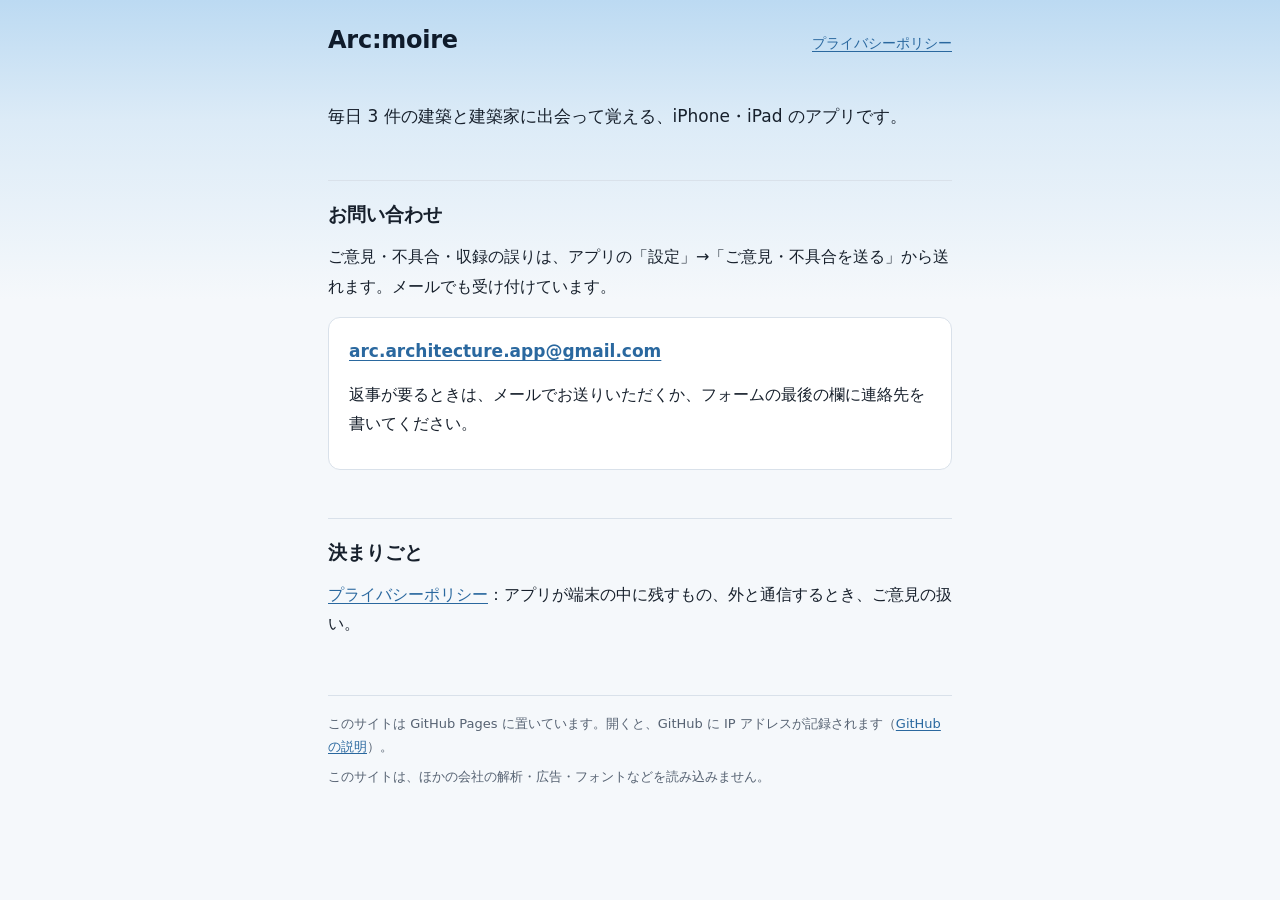
<file: index.html>
<!doctype html>
<html lang="ja">
<head>
<meta charset="utf-8">
<meta name="viewport" content="width=device-width, initial-scale=1">
<meta name="color-scheme" content="light dark">
<meta name="format-detection" content="telephone=no">
<meta name="description" content="Arc:moire は、毎日 3 件の建築と建築家に出会って覚える iPhone・iPad のアプリです。お問い合わせとプライバシーポリシー。">
<title>Arc:moire</title>
<link rel="stylesheet" href="style.css">
</head>
<body>
<div class="page">
  <header class="masthead">
    <a class="wordmark" href="./">Arc:moire</a>
    <nav aria-label="ページ"><a href="privacy.html">プライバシーポリシー</a></nav>
  </header>

  <main>
    <p class="lead">毎日 3 件の建築と建築家に出会って覚える、iPhone・iPad のアプリです。</p>

    <h2 id="contact">お問い合わせ</h2>
    <p>ご意見・不具合・収録の誤りは、アプリの「設定」→「ご意見・不具合を送る」から送れます。メールでも受け付けています。</p>
    <div class="contact">
      <p class="mail"><a href="mailto:arc.architecture.app@gmail.com">arc.architecture.app@gmail.com</a></p>
      <p>返事が要るときは、メールでお送りいただくか、フォームの最後の欄に連絡先を書いてください。</p>
    </div>

    <h2 id="policies">決まりごと</h2>
    <p><a href="privacy.html">プライバシーポリシー</a>：アプリが端末の中に残すもの、外と通信するとき、ご意見の扱い。</p>
  </main>

  <footer>
    <p>このサイトは GitHub Pages に置いています。開くと、GitHub に IP アドレスが記録されます（<a href="https://docs.github.com/en/pages/getting-started-with-github-pages/what-is-github-pages">GitHub の説明</a>）。</p>
    <p>このサイトは、ほかの会社の解析・広告・フォントなどを読み込みません。</p>
  </footer>
</div>
</body>
</html>
</file>
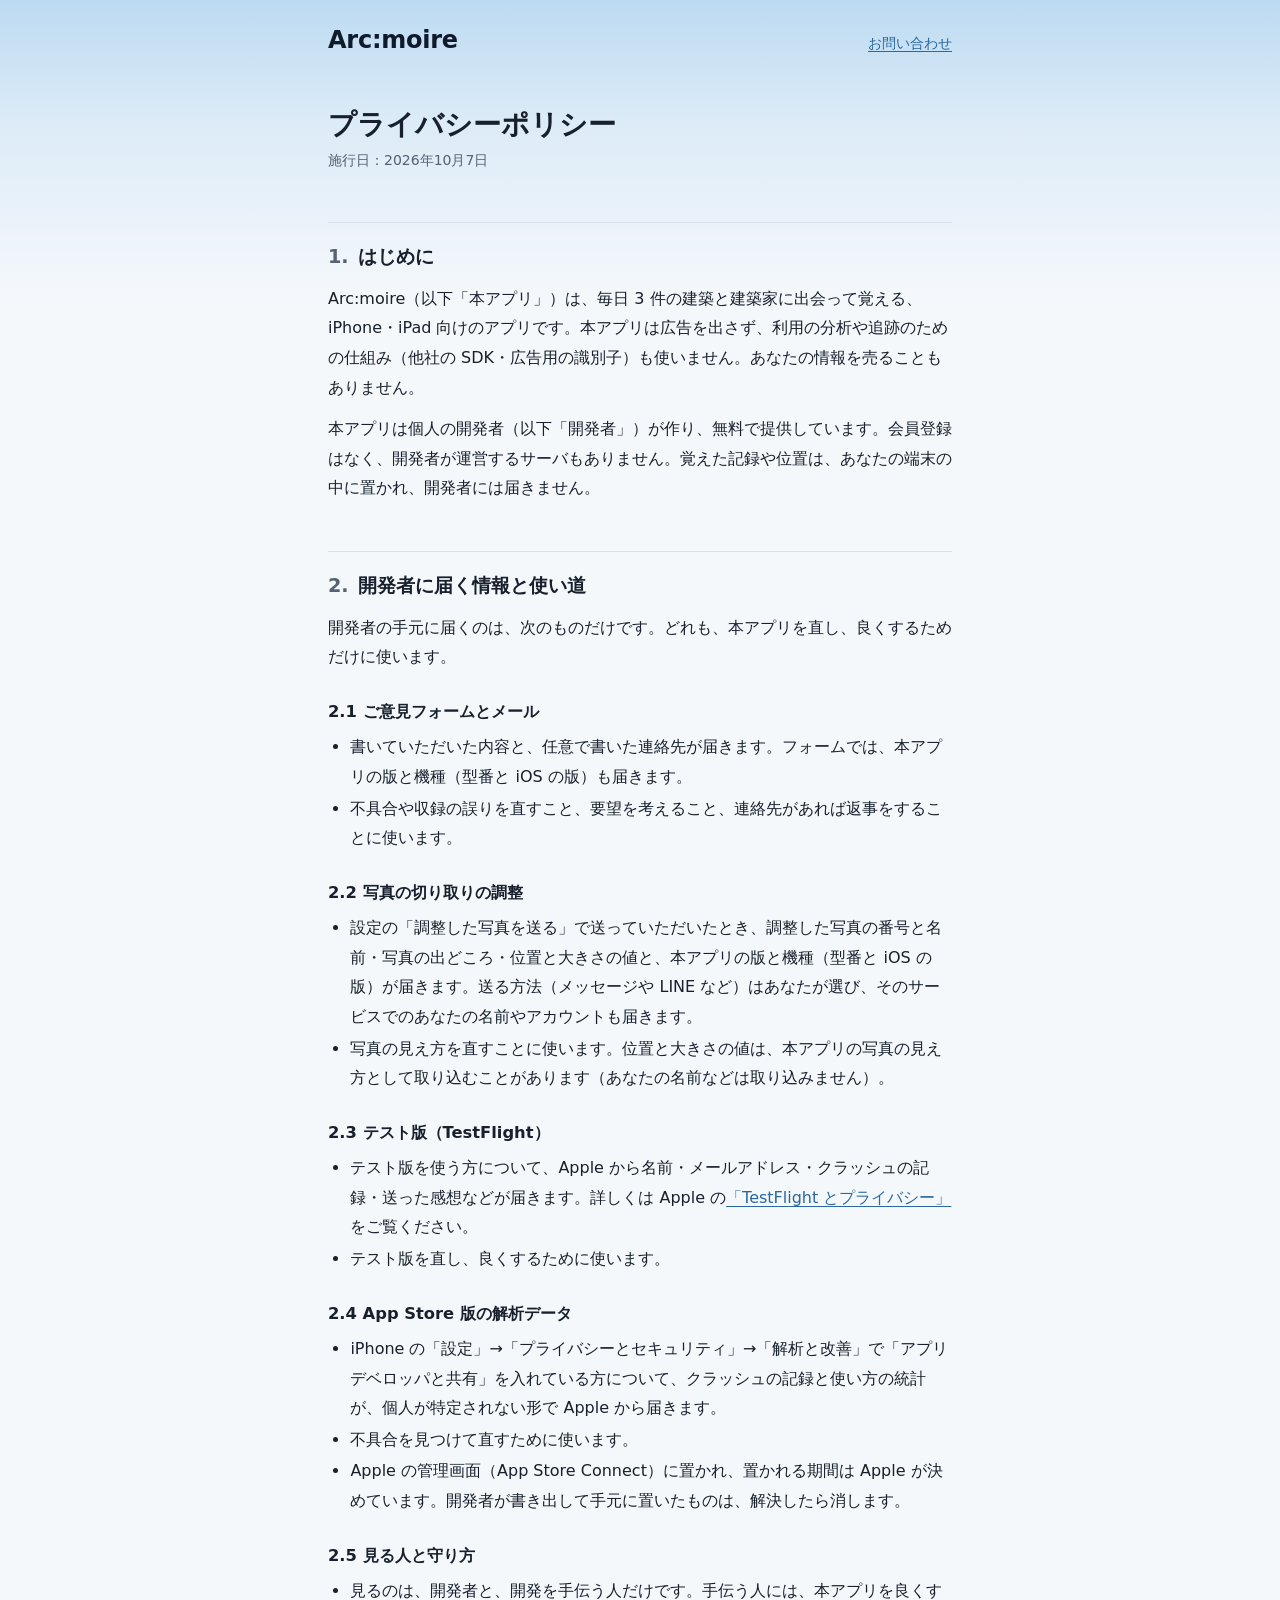
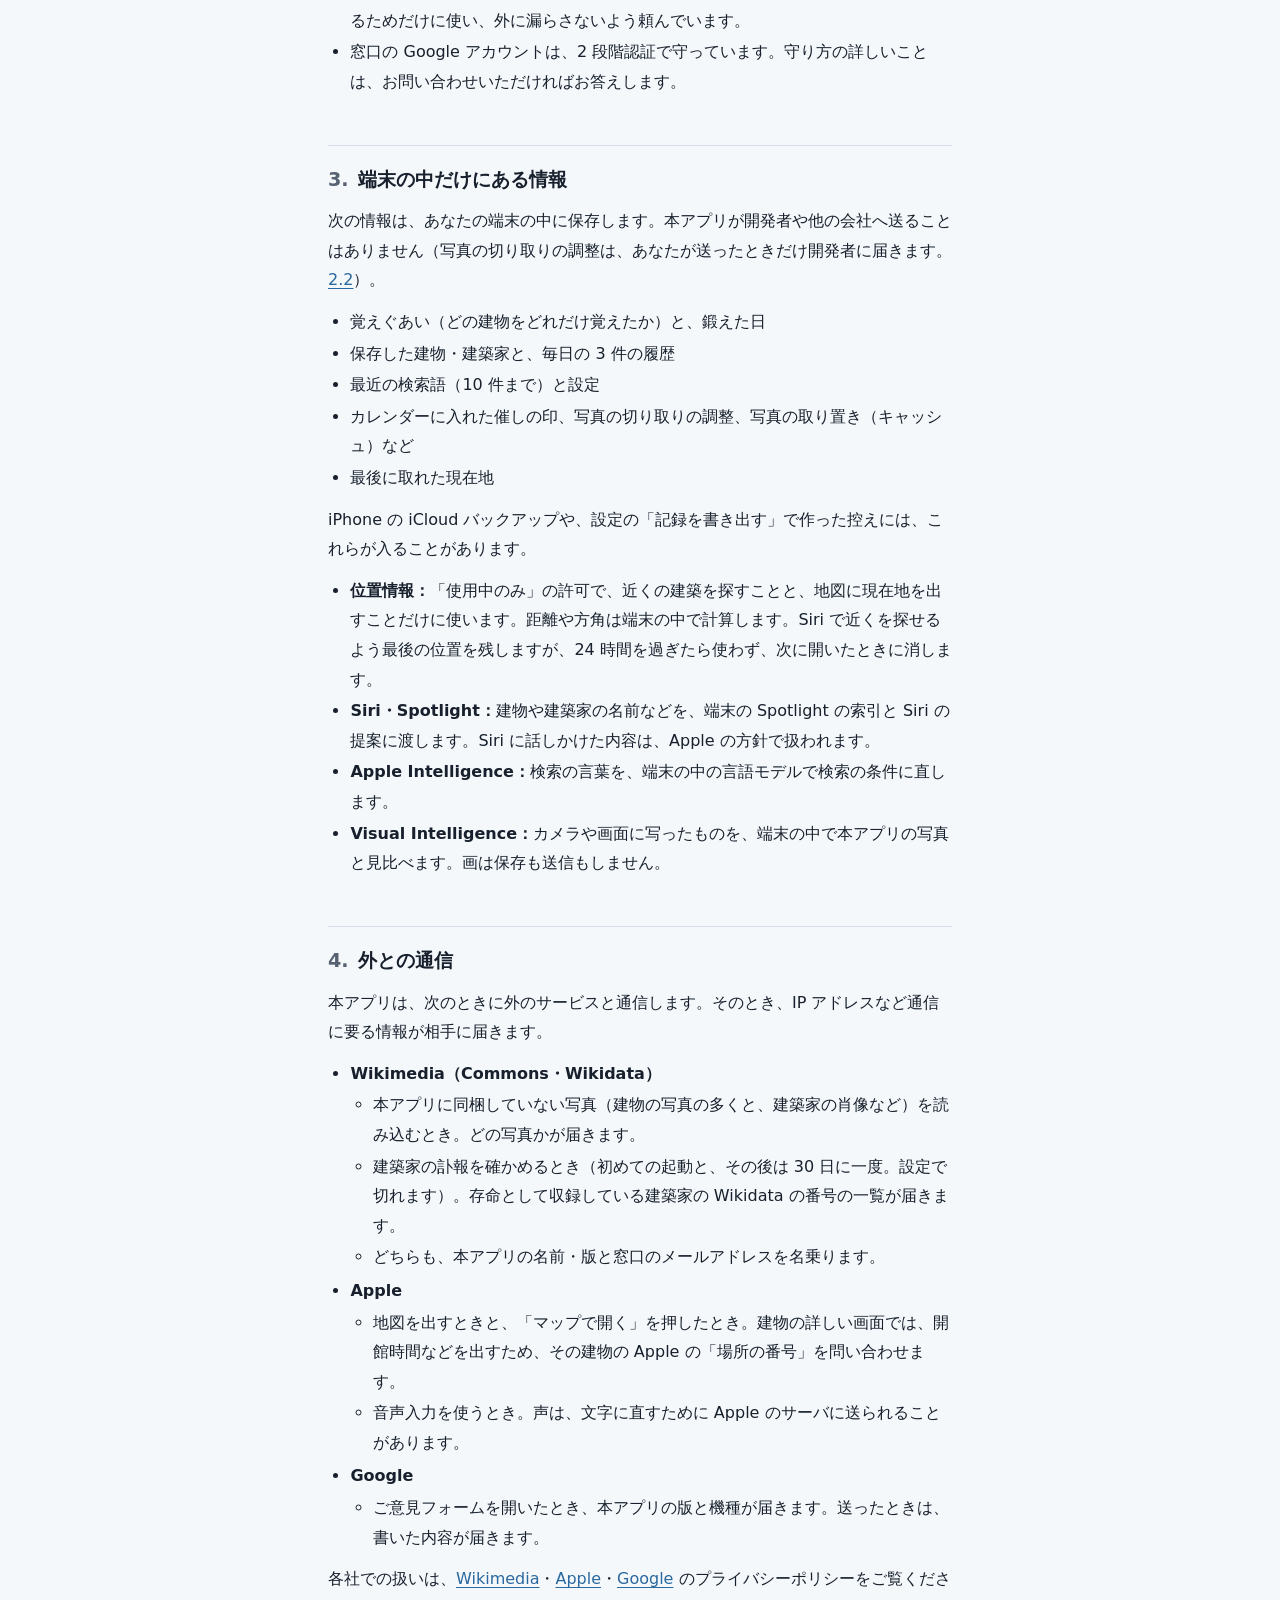
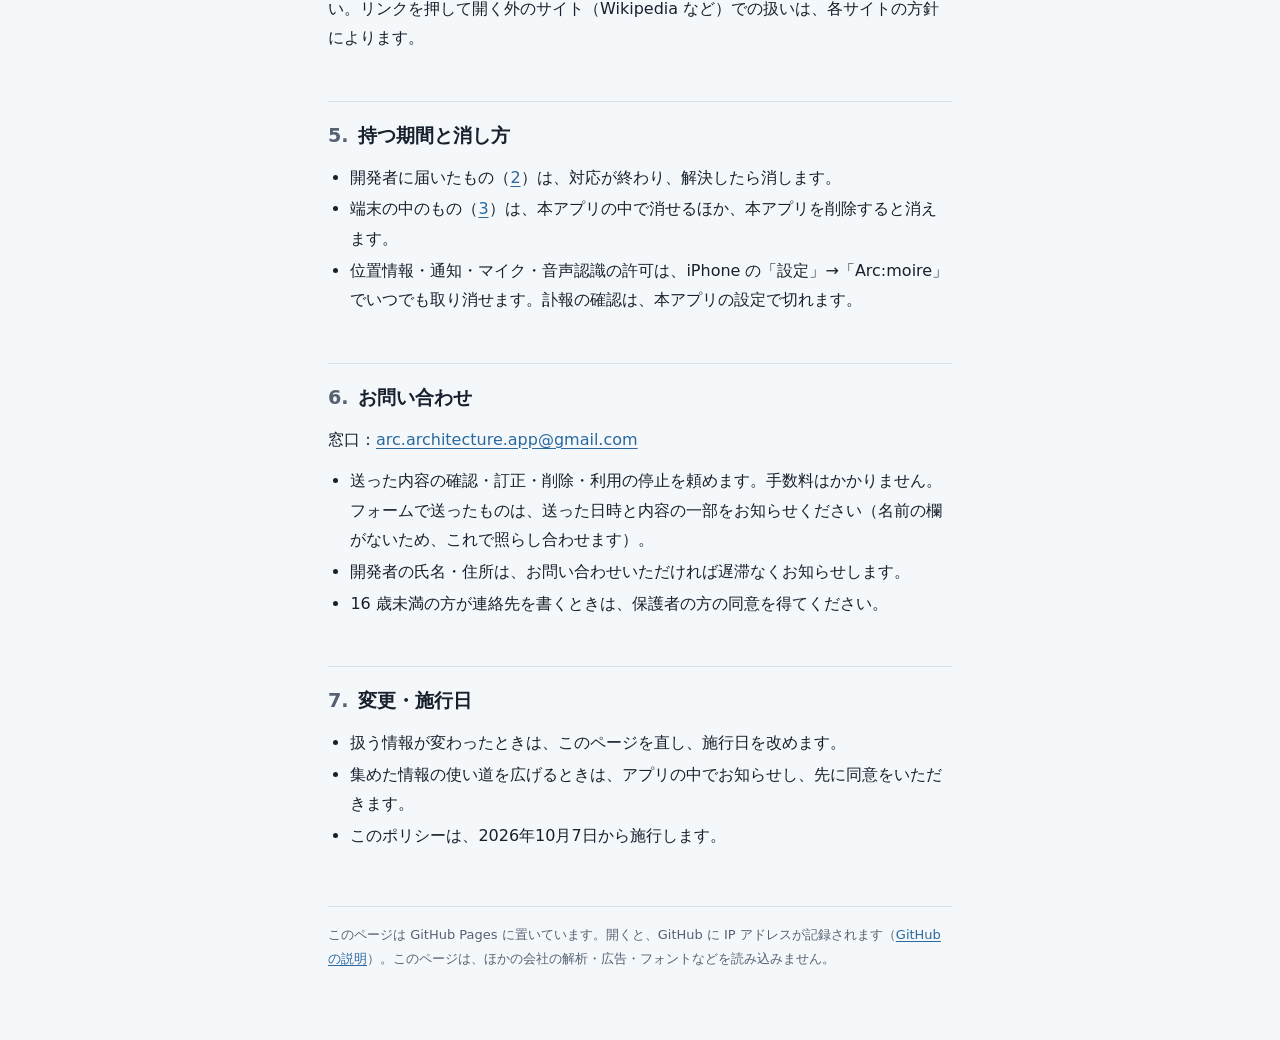
<file: privacy.html>
<!doctype html>
<html lang="ja">
<head>
<meta charset="utf-8">
<meta name="viewport" content="width=device-width, initial-scale=1">
<meta name="color-scheme" content="light dark">
<meta name="format-detection" content="telephone=no">
<meta name="description" content="アプリ「Arc:moire」のプライバシーポリシー。">
<title>プライバシーポリシー｜Arc:moire</title>
<link rel="stylesheet" href="style.css">
</head>
<body>
<div class="page">
  <header class="masthead">
    <a class="wordmark" href="./">Arc:moire</a>
    <nav aria-label="ページ"><a href="./#contact">お問い合わせ</a></nav>
  </header>

  <main>
    <h1>プライバシーポリシー</h1>
    <p class="dateline">施行日：2026年10月7日</p>

    <h2 id="s1"><span class="num">1.</span>はじめに</h2>
    <p>Arc:moire（以下「本アプリ」）は、毎日 3 件の建築と建築家に出会って覚える、iPhone・iPad 向けのアプリです。本アプリは広告を出さず、利用の分析や追跡のための仕組み（他社の SDK・広告用の識別子）も使いません。あなたの情報を売ることもありません。</p>
    <p>本アプリは個人の開発者（以下「開発者」）が作り、無料で提供しています。会員登録はなく、開発者が運営するサーバもありません。覚えた記録や位置は、あなたの端末の中に置かれ、開発者には届きません。</p>

    <h2 id="s2"><span class="num">2.</span>開発者に届く情報と使い道</h2>
    <p>開発者の手元に届くのは、次のものだけです。どれも、本アプリを直し、良くするためだけに使います。</p>

    <h3 id="s2-1">2.1 ご意見フォームとメール</h3>
    <ul>
      <li>書いていただいた内容と、任意で書いた連絡先が届きます。フォームでは、本アプリの版と機種（型番と iOS の版）も届きます。</li>
      <li>不具合や収録の誤りを直すこと、要望を考えること、連絡先があれば返事をすることに使います。</li>
    </ul>

    <h3 id="s2-2">2.2 写真の切り取りの調整</h3>
    <ul>
      <li>設定の「調整した写真を送る」で送っていただいたとき、調整した写真の番号と名前・写真の出どころ・位置と大きさの値と、本アプリの版と機種（型番と iOS の版）が届きます。送る方法（メッセージや LINE など）はあなたが選び、そのサービスでのあなたの名前やアカウントも届きます。</li>
      <li>写真の見え方を直すことに使います。位置と大きさの値は、本アプリの写真の見え方として取り込むことがあります（あなたの名前などは取り込みません）。</li>
    </ul>

    <h3 id="s2-3">2.3 テスト版（TestFlight）</h3>
    <ul>
      <li>テスト版を使う方について、Apple から名前・メールアドレス・クラッシュの記録・送った感想などが届きます。詳しくは Apple の<a href="https://www.apple.com/legal/privacy/data/ja/test-flight/">「TestFlight とプライバシー」</a>をご覧ください。</li>
      <li>テスト版を直し、良くするために使います。</li>
    </ul>

    <h3 id="s2-4">2.4 App Store 版の解析データ</h3>
    <ul>
      <li>iPhone の「設定」→「プライバシーとセキュリティ」→「解析と改善」で「アプリデベロッパと共有」を入れている方について、クラッシュの記録と使い方の統計が、個人が特定されない形で Apple から届きます。</li>
      <li>不具合を見つけて直すために使います。</li>
      <li>Apple の管理画面（App Store Connect）に置かれ、置かれる期間は Apple が決めています。開発者が書き出して手元に置いたものは、解決したら消します。</li>
    </ul>

    <h3 id="s2-5">2.5 見る人と守り方</h3>
    <ul>
      <li>見るのは、開発者と、開発を手伝う人だけです。手伝う人には、本アプリを良くするためだけに使い、外に漏らさないよう頼んでいます。</li>
      <li>窓口の Google アカウントは、2 段階認証で守っています。守り方の詳しいことは、お問い合わせいただければお答えします。</li>
    </ul>

    <h2 id="s3"><span class="num">3.</span>端末の中だけにある情報</h2>
    <p>次の情報は、あなたの端末の中に保存します。本アプリが開発者や他の会社へ送ることはありません（写真の切り取りの調整は、あなたが送ったときだけ開発者に届きます。<a href="#s2-2">2.2</a>）。</p>
    <ul>
      <li>覚えぐあい（どの建物をどれだけ覚えたか）と、鍛えた日</li>
      <li>保存した建物・建築家と、毎日の 3 件の履歴</li>
      <li>最近の検索語（10 件まで）と設定</li>
      <li>カレンダーに入れた催しの印、写真の切り取りの調整、写真の取り置き（キャッシュ）など</li>
      <li>最後に取れた現在地</li>
    </ul>
    <p>iPhone の iCloud バックアップや、設定の「記録を書き出す」で作った控えには、これらが入ることがあります。</p>
    <ul>
      <li><span class="label">位置情報：</span>「使用中のみ」の許可で、近くの建築を探すことと、地図に現在地を出すことだけに使います。距離や方角は端末の中で計算します。Siri で近くを探せるよう最後の位置を残しますが、24 時間を過ぎたら使わず、次に開いたときに消します。</li>
      <li><span class="label">Siri・Spotlight：</span>建物や建築家の名前などを、端末の Spotlight の索引と Siri の提案に渡します。Siri に話しかけた内容は、Apple の方針で扱われます。</li>
      <li><span class="label">Apple Intelligence：</span>検索の言葉を、端末の中の言語モデルで検索の条件に直します。</li>
      <li><span class="label">Visual Intelligence：</span>カメラや画面に写ったものを、端末の中で本アプリの写真と見比べます。画は保存も送信もしません。</li>
    </ul>

    <h2 id="s4"><span class="num">4.</span>外との通信</h2>
    <p>本アプリは、次のときに外のサービスと通信します。そのとき、IP アドレスなど通信に要る情報が相手に届きます。</p>
    <ul>
      <li><span class="label">Wikimedia（Commons・Wikidata）</span>
        <ul>
          <li>本アプリに同梱していない写真（建物の写真の多くと、建築家の肖像など）を読み込むとき。どの写真かが届きます。</li>
          <li>建築家の訃報を確かめるとき（初めての起動と、その後は 30 日に一度。設定で切れます）。存命として収録している建築家の Wikidata の番号の一覧が届きます。</li>
          <li>どちらも、本アプリの名前・版と窓口のメールアドレスを名乗ります。</li>
        </ul>
      </li>
      <li><span class="label">Apple</span>
        <ul>
          <li>地図を出すときと、「マップで開く」を押したとき。建物の詳しい画面では、開館時間などを出すため、その建物の Apple の「場所の番号」を問い合わせます。</li>
          <li>音声入力を使うとき。声は、文字に直すために Apple のサーバに送られることがあります。</li>
        </ul>
      </li>
      <li><span class="label">Google</span>
        <ul>
          <li>ご意見フォームを開いたとき、本アプリの版と機種が届きます。送ったときは、書いた内容が届きます。</li>
        </ul>
      </li>
    </ul>
    <p>各社での扱いは、<a href="https://foundation.wikimedia.org/wiki/Policy:Privacy_policy">Wikimedia</a>・<a href="https://www.apple.com/jp/legal/privacy/">Apple</a>・<a href="https://policies.google.com/privacy?hl=ja">Google</a> のプライバシーポリシーをご覧ください。リンクを押して開く外のサイト（Wikipedia など）での扱いは、各サイトの方針によります。</p>

    <h2 id="s5"><span class="num">5.</span>持つ期間と消し方</h2>
    <ul>
      <li>開発者に届いたもの（<a href="#s2">2</a>）は、対応が終わり、解決したら消します。</li>
      <li>端末の中のもの（<a href="#s3">3</a>）は、本アプリの中で消せるほか、本アプリを削除すると消えます。</li>
      <li>位置情報・通知・マイク・音声認識の許可は、iPhone の「設定」→「Arc:moire」でいつでも取り消せます。訃報の確認は、本アプリの設定で切れます。</li>
    </ul>

    <h2 id="s6"><span class="num">6.</span>お問い合わせ</h2>
    <p>窓口：<a href="mailto:arc.architecture.app@gmail.com">arc.architecture.app@gmail.com</a></p>
    <ul>
      <li>送った内容の確認・訂正・削除・利用の停止を頼めます。手数料はかかりません。フォームで送ったものは、送った日時と内容の一部をお知らせください（名前の欄がないため、これで照らし合わせます）。</li>
      <li>開発者の氏名・住所は、お問い合わせいただければ遅滞なくお知らせします。</li>
      <li>16 歳未満の方が連絡先を書くときは、保護者の方の同意を得てください。</li>
    </ul>

    <h2 id="s7"><span class="num">7.</span>変更・施行日</h2>
    <ul>
      <li>扱う情報が変わったときは、このページを直し、施行日を改めます。</li>
      <li>集めた情報の使い道を広げるときは、アプリの中でお知らせし、先に同意をいただきます。</li>
      <li>このポリシーは、2026年10月7日から施行します。</li>
    </ul>
  </main>

  <footer>
    <p>このページは GitHub Pages に置いています。開くと、GitHub に IP アドレスが記録されます（<a href="https://docs.github.com/en/pages/getting-started-with-github-pages/what-is-github-pages">GitHub の説明</a>）。このページは、ほかの会社の解析・広告・フォントなどを読み込みません。</p>
  </footer>
</div>
</body>
</html>
</file>
<file: style.css>
/* Arc: の公開ページ。ほかの会社のフォント・解析・広告は読み込まない（ページを開いた人の情報を外へ出さないため） */

:root {
  --ground: #f5f8fb;
  --surface: #ffffff;
  --ink: #17202c;
  --muted: #566272;
  --rule: #d9e1ea;
  --accent: #2a689f;
  --sky-top: #bcdaf2;
  --sky-mid: #dcebf7;
  --mark: #0f1b2b;
  color-scheme: light;
}

@media (prefers-color-scheme: dark) {
  :root:not([data-theme="light"]) {
    --ground: #0d1421;
    --surface: #131c2b;
    --ink: #e6eaf0;
    --muted: #9aa6b5;
    --rule: #25314a;
    --accent: #f0ac66;
    --sky-top: #16264a;
    --sky-mid: #2c2a42;
    --mark: #f4f1ec;
    color-scheme: dark;
  }
}

:root[data-theme="dark"] {
  --ground: #0d1421;
  --surface: #131c2b;
  --ink: #e6eaf0;
  --muted: #9aa6b5;
  --rule: #25314a;
  --accent: #f0ac66;
  --sky-top: #16264a;
  --sky-mid: #2c2a42;
  --mark: #f4f1ec;
  color-scheme: dark;
}

* { box-sizing: border-box; }

html { -webkit-text-size-adjust: 100%; }

body {
  margin: 0;
  background:
    linear-gradient(to bottom, var(--sky-top), var(--sky-mid) 120px, var(--ground) 300px) no-repeat,
    var(--ground);
  color: var(--ink);
  font-family: "Hiragino Sans", "Hiragino Kaku Gothic ProN", "Noto Sans JP", "Yu Gothic UI", Meiryo, system-ui, sans-serif;
  font-size: 1rem;
  line-height: 1.85;
  font-feature-settings: "palt" 0;
}

.page {
  max-width: 41rem;
  margin: 0 auto;
  padding: 0 16px 64px;
}

/* 題字 */
.masthead {
  display: flex;
  align-items: baseline;
  justify-content: space-between;
  gap: 16px;
  padding: 28px 0 8px;
}
.wordmark {
  color: var(--mark);
  font-weight: 700;
  font-size: 1.5rem;
  letter-spacing: -0.01em;
  text-decoration: none;
  line-height: 1;
}
.wordmark:focus-visible { outline: 2px solid var(--accent); outline-offset: 4px; border-radius: 4px; }
.masthead nav { display: flex; gap: 16px; font-size: 0.875rem; }

h1 {
  font-size: 1.75rem;
  line-height: 1.4;
  margin: 40px 0 4px;
  text-wrap: balance;
}
.dateline { margin: 0 0 32px; color: var(--muted); font-size: 0.875rem; font-variant-numeric: tabular-nums; }

h2 {
  font-size: 1.2rem;
  line-height: 1.5;
  margin: 48px 0 12px;
  padding-top: 20px;
  border-top: 1px solid var(--rule);
  text-wrap: balance;
  scroll-margin-top: 16px;
}
h3 {
  font-size: 1.02rem;
  line-height: 1.5;
  margin: 28px 0 8px;
  scroll-margin-top: 16px;
}
.num { font-variant-numeric: tabular-nums; margin-right: 0.5em; color: var(--muted); font-weight: 600; }

p { margin: 0 0 12px; }
ul, ol { margin: 0 0 12px; padding-left: 1.4em; }
li { margin: 2px 0; }
li > ul, li > ol { margin: 2px 0 4px; }

a { color: var(--accent); text-underline-offset: 0.18em; text-decoration-thickness: 1px; }
a:focus-visible { outline: 2px solid var(--accent); outline-offset: 2px; border-radius: 2px; }

strong { font-weight: 600; }
.label { font-weight: 600; }
code, .host { font-family: ui-monospace, "SF Mono", Menlo, monospace; font-size: 0.9em; overflow-wrap: anywhere; }

/* 目次 */
.toc {
  background: var(--surface);
  border: 1px solid var(--rule);
  border-radius: 10px;
  padding: 14px 18px;
  margin: 0 0 8px;
}
.toc ol { margin: 0; padding-left: 1.6em; columns: 2; column-gap: 24px; font-size: 0.9375rem; }
.toc li { break-inside: avoid; }
@media (max-width: 30rem) { .toc ol { columns: 1; } }

/* 端末の中の情報の表 */
.table-wrap { overflow-x: auto; margin: 0 0 16px; }
table { border-collapse: collapse; width: 100%; font-size: 0.9375rem; line-height: 1.7; }
th, td { text-align: left; vertical-align: top; padding: 8px 10px; border-bottom: 1px solid var(--rule); }
th { color: var(--muted); font-weight: 600; font-size: 0.8125rem; letter-spacing: 0.04em; }
td:first-child { width: 52%; }

/* トップの窓口 */
.lead { font-size: 1.0625rem; margin: 36px 0 8px; }
.contact {
  background: var(--surface);
  border: 1px solid var(--rule);
  border-radius: 12px;
  padding: 18px 20px;
  margin: 16px 0;
}
.contact .mail { font-size: 1.0625rem; font-weight: 600; overflow-wrap: anywhere; }

footer {
  margin-top: 56px;
  padding-top: 16px;
  border-top: 1px solid var(--rule);
  color: var(--muted);
  font-size: 0.8125rem;
  line-height: 1.8;
}
footer p { margin: 0 0 6px; }
</file>
